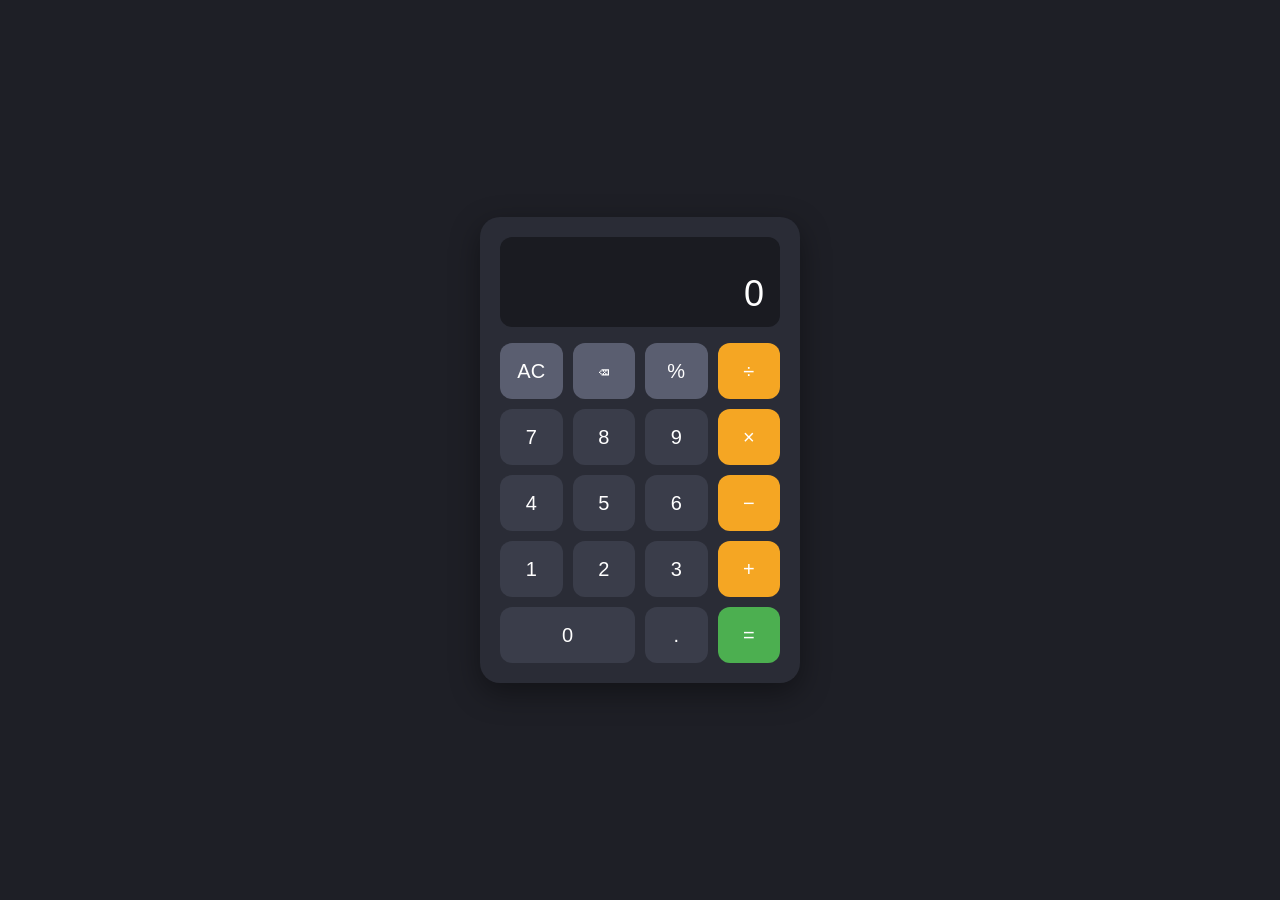
<file: calculator.html>
<!DOCTYPE html>
<html lang="ko">
<head>
<meta charset="UTF-8">
<meta name="viewport" content="width=device-width, initial-scale=1">
<title>계산기</title>
<style>
  * { box-sizing: border-box; }
  body {
    margin: 0;
    min-height: 100vh;
    display: flex;
    align-items: center;
    justify-content: center;
    background: #1e1f26;
    font-family: -apple-system, "Apple SD Gothic Neo", "Segoe UI", sans-serif;
  }
  .calc {
    width: 320px;
    padding: 20px;
    background: #2a2c36;
    border-radius: 20px;
    box-shadow: 0 10px 30px rgba(0,0,0,.4);
  }
  .display {
    background: #1a1b21;
    border-radius: 12px;
    padding: 12px 16px;
    margin-bottom: 16px;
    text-align: right;
    height: 90px;
    display: flex;
    flex-direction: column;
    justify-content: flex-end;
    overflow: hidden;
  }
  .history { color: #7c8094; font-size: 14px; min-height: 20px; }
  .current { color: #fff; font-size: 36px; word-break: break-all; }
  .keys { display: grid; grid-template-columns: repeat(4, 1fr); gap: 10px; }
  button {
    height: 56px;
    border: none;
    border-radius: 12px;
    font-size: 20px;
    color: #fff;
    background: #3a3d4a;
    cursor: pointer;
    transition: filter .1s, transform .05s;
  }
  button:hover { filter: brightness(1.2); }
  button:active { transform: scale(.95); }
  button.op { background: #f5a623; }
  button.fn { background: #5a5e70; }
  button.eq { background: #4caf50; }
  button.zero { grid-column: span 2; }
</style>
</head>
<body>
<div class="calc">
  <div class="display">
    <div class="history" id="history"></div>
    <div class="current" id="current">0</div>
  </div>
  <div class="keys">
    <button class="fn" data-act="clear">AC</button>
    <button class="fn" data-act="back">⌫</button>
    <button class="fn" data-act="percent">%</button>
    <button class="op" data-op="÷">÷</button>

    <button data-num="7">7</button>
    <button data-num="8">8</button>
    <button data-num="9">9</button>
    <button class="op" data-op="×">×</button>

    <button data-num="4">4</button>
    <button data-num="5">5</button>
    <button data-num="6">6</button>
    <button class="op" data-op="−">−</button>

    <button data-num="1">1</button>
    <button data-num="2">2</button>
    <button data-num="3">3</button>
    <button class="op" data-op="+">+</button>

    <button class="zero" data-num="0">0</button>
    <button data-act="dot">.</button>
    <button class="eq" data-act="equals">=</button>
  </div>
</div>

<script>
  const currentEl = document.getElementById('current');
  const historyEl = document.getElementById('history');

  let current = '0';
  let prev = null;
  let op = null;
  let justEvaluated = false;

  function format(str) {
    if (str === 'Error') return str;
    const [int, dec] = str.split('.');
    const sign = int.startsWith('-') ? '-' : '';
    const digits = int.replace('-', '');
    const withComma = digits.replace(/\B(?=(\d{3})+(?!\d))/g, ',');
    return sign + withComma + (dec !== undefined ? '.' + dec : '');
  }

  function render() {
    currentEl.textContent = format(current);
    currentEl.style.fontSize = current.length > 12 ? '24px' : '36px';
    historyEl.textContent = op ? `${format(String(prev))} ${op}` : '';
  }

  function compute(a, b, o) {
    switch (o) {
      case '+': return a + b;
      case '−': return a - b;
      case '×': return a * b;
      case '÷': return b === 0 ? NaN : a / b;
    }
  }

  function toStr(n) {
    if (!isFinite(n)) return 'Error';
    // TODO(human): 부동소수점 오차(예: 0.1 + 0.2 = 0.30000000000000004)를
    // 정리해서 화면에 표시할 문자열을 반환하세요.
    return String(n);
  }

  function inputNum(d) {
    if (current === 'Error' || justEvaluated) { current = '0'; justEvaluated = false; }
    current = current === '0' ? d : current + d;
    if (current.replace(/[-.]/g, '').length > 15) current = current.slice(0, -1);
    render();
  }

  function inputDot() {
    if (current === 'Error' || justEvaluated) { current = '0'; justEvaluated = false; }
    if (!current.includes('.')) current += '.';
    render();
  }

  function chooseOp(o) {
    if (current === 'Error') return;
    if (op && !justEvaluated && prev !== null) {
      const r = compute(prev, parseFloat(current), op);
      current = toStr(r);
      if (current === 'Error') { prev = null; op = null; render(); return; }
    }
    prev = parseFloat(current);
    op = o;
    current = '0';
    justEvaluated = false;
    historyEl.textContent = `${format(String(prev))} ${op}`;
    currentEl.textContent = format(String(prev));
  }

  function equals() {
    if (!op || current === 'Error') return;
    const b = parseFloat(current);
    const r = compute(prev, b, op);
    historyEl.textContent = `${format(String(prev))} ${op} ${format(String(b))} =`;
    current = toStr(r);
    prev = null;
    op = null;
    justEvaluated = true;
    currentEl.textContent = format(current);
  }

  function clearAll() {
    current = '0'; prev = null; op = null; justEvaluated = false;
    render();
  }

  function back() {
    if (justEvaluated || current === 'Error') { clearAll(); return; }
    current = current.length > 1 ? current.slice(0, -1) : '0';
    if (current === '-') current = '0';
    render();
  }

  function percent() {
    if (current === 'Error') return;
    current = toStr(parseFloat(current) / 100);
    render();
  }

  document.querySelector('.keys').addEventListener('click', (e) => {
    const b = e.target.closest('button');
    if (!b) return;
    if (b.dataset.num !== undefined) inputNum(b.dataset.num);
    else if (b.dataset.op) chooseOp(b.dataset.op);
    else if (b.dataset.act === 'dot') inputDot();
    else if (b.dataset.act === 'equals') equals();
    else if (b.dataset.act === 'clear') clearAll();
    else if (b.dataset.act === 'back') back();
    else if (b.dataset.act === 'percent') percent();
  });

  document.addEventListener('keydown', (e) => {
    if (/^[0-9]$/.test(e.key)) inputNum(e.key);
    else if (e.key === '.') inputDot();
    else if (e.key === '+') chooseOp('+');
    else if (e.key === '-') chooseOp('−');
    else if (e.key === '*') chooseOp('×');
    else if (e.key === '/') { e.preventDefault(); chooseOp('÷'); }
    else if (e.key === 'Enter' || e.key === '=') { e.preventDefault(); equals(); }
    else if (e.key === 'Backspace') back();
    else if (e.key === 'Escape') clearAll();
    else if (e.key === '%') percent();
  });

  render();
</script>
</body>
</html>
</file>
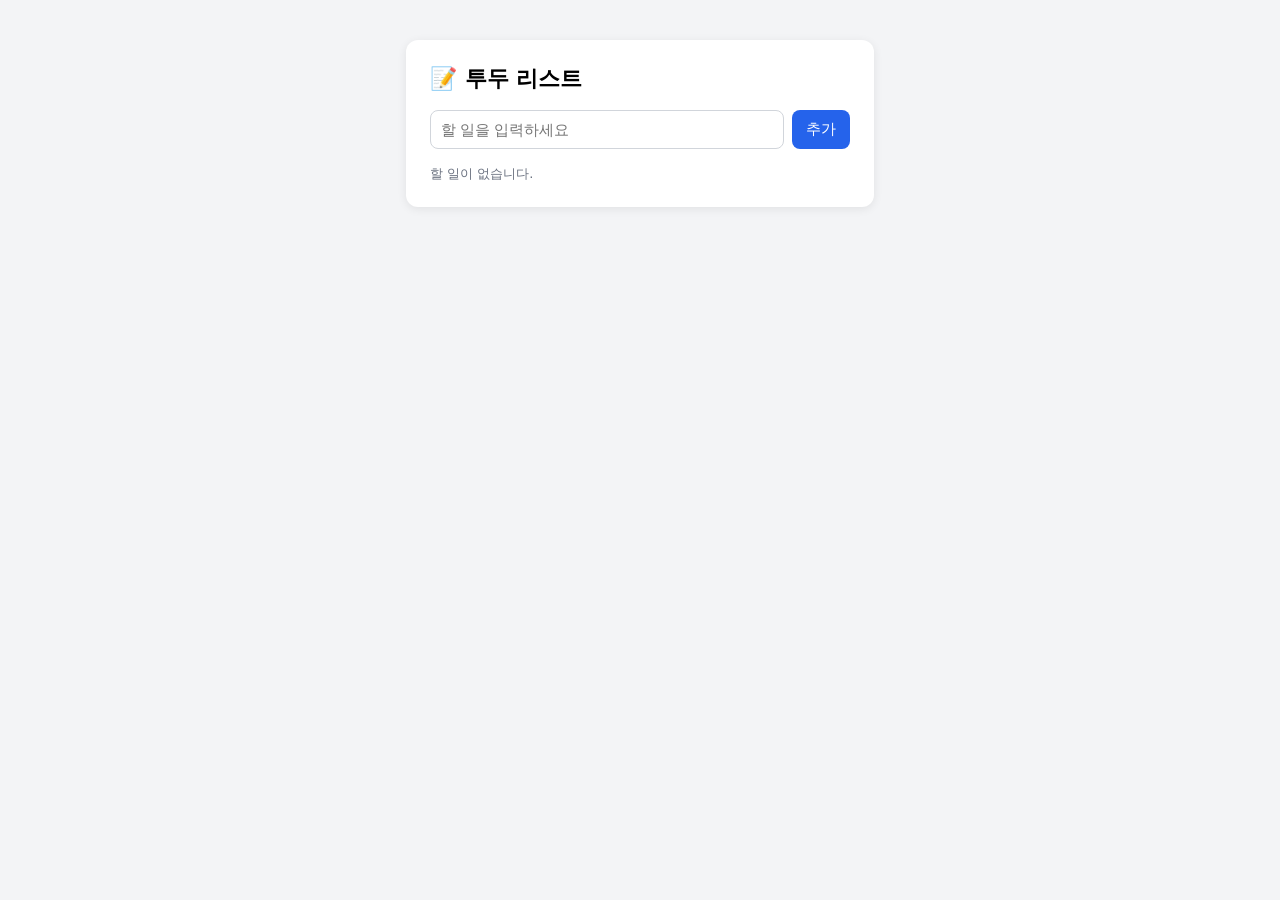
<file: output-style-test/todo.html>
<!doctype html>
<html lang="ko">
<head>
<meta charset="utf-8">
<meta name="viewport" content="width=device-width, initial-scale=1">
<title>투두 리스트</title>
<style>
  body { font-family: system-ui, sans-serif; background: #f3f4f6; margin: 0; padding: 40px 16px; }
  .app { max-width: 420px; margin: 0 auto; background: #fff; border-radius: 12px; padding: 24px; box-shadow: 0 2px 10px rgba(0,0,0,.08); }
  h1 { margin: 0 0 16px; font-size: 22px; }
  form { display: flex; gap: 8px; margin-bottom: 16px; }
  input[type=text] { flex: 1; padding: 10px; border: 1px solid #d1d5db; border-radius: 8px; font-size: 15px; }
  button { padding: 10px 14px; border: 0; border-radius: 8px; background: #2563eb; color: #fff; cursor: pointer; font-size: 15px; }
  ul { list-style: none; margin: 0; padding: 0; }
  li { display: flex; align-items: center; gap: 10px; padding: 10px 0; border-bottom: 1px solid #eee; }
  li span { flex: 1; }
  li.done span { text-decoration: line-through; color: #9ca3af; }
  li button { background: transparent; color: #ef4444; padding: 4px 8px; }
  .count { margin-top: 12px; font-size: 13px; color: #6b7280; }
</style>
</head>
<body>
<div class="app">
  <h1>📝 투두 리스트</h1>
  <form id="form">
    <input type="text" id="input" placeholder="할 일을 입력하세요" autocomplete="off" required>
    <button type="submit">추가</button>
  </form>
  <ul id="list"></ul>
  <div class="count" id="count"></div>
</div>

<script>
  const form = document.getElementById('form');
  const input = document.getElementById('input');
  const list = document.getElementById('list');
  const count = document.getElementById('count');

  let todos = [];
  try { todos = JSON.parse(localStorage.getItem('todos')) || []; } catch (e) {}

  function save() {
    try { localStorage.setItem('todos', JSON.stringify(todos)); } catch (e) {}
  }

  function render() {
    list.innerHTML = '';
    todos.forEach((todo, i) => {
      const li = document.createElement('li');
      if (todo.done) li.className = 'done';

      const check = document.createElement('input');
      check.type = 'checkbox';
      check.checked = todo.done;
      check.onchange = () => { todo.done = check.checked; save(); render(); };

      const text = document.createElement('span');
      text.textContent = todo.text;

      const del = document.createElement('button');
      del.textContent = '✕';
      del.onclick = () => { todos.splice(i, 1); save(); render(); };

      li.append(check, text, del);
      list.append(li);
    });
    const left = todos.filter(t => !t.done).length;
    count.textContent = todos.length ? `남은 할 일 ${left}개 / 전체 ${todos.length}개` : '할 일이 없습니다.';
  }

  // 새 할 일을 추가해도 되는지 판단한다. 추가 가능하면 true, 아니면 false를 반환한다.
  function validateTodo(text) {
    // TODO(human): 검증 규칙을 구현하세요.
    return true;
  }

  form.onsubmit = e => {
    e.preventDefault();
    const text = input.value.trim();
    if (!text || !validateTodo(text)) return;
    todos.push({ text, done: false });
    input.value = '';
    save();
    render();
  };

  render();
</script>
</body>
</html>
</file>
